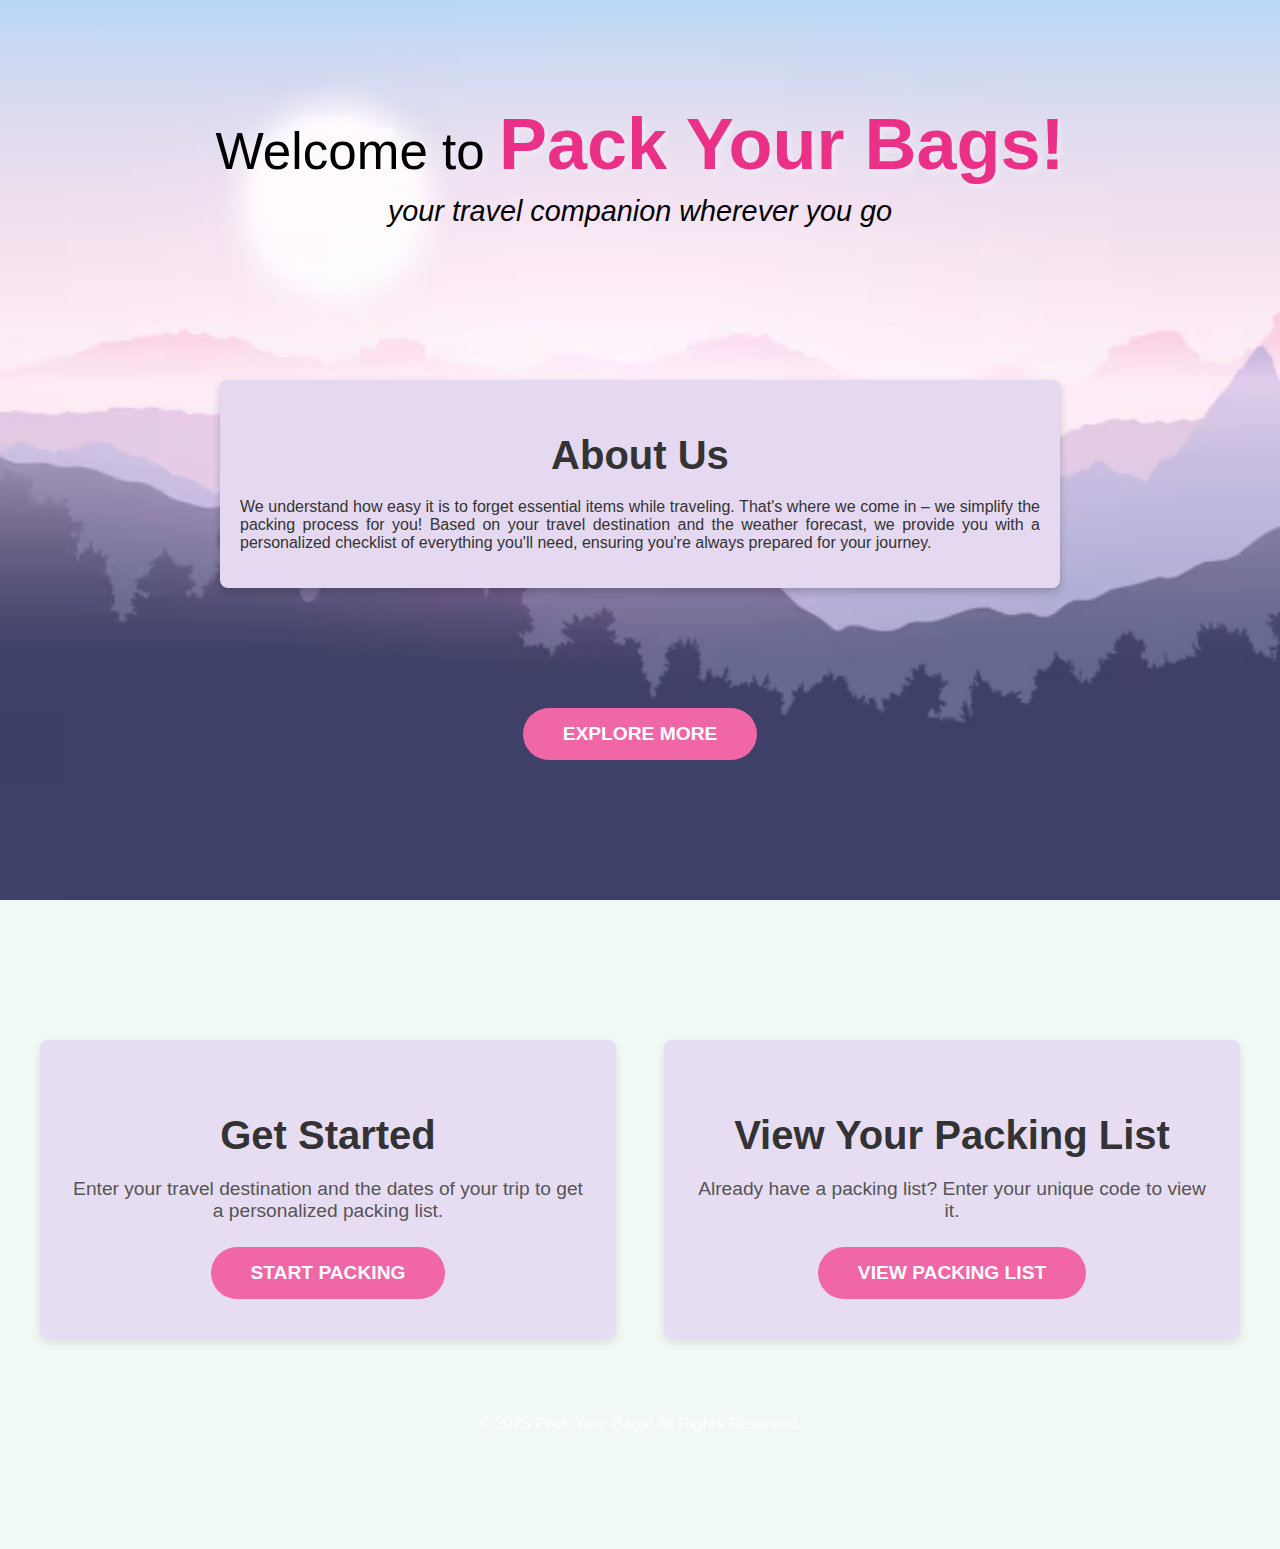
<file: frontend/index.html>
<!DOCTYPE html>
<html>
<head>
    <link rel="stylesheet" href="style.css">
</head>
  <body>
    <!-- <img src="../assets/Frontpage.webp" alt="Travel Packing Assistant" style="width: 100%; height: 100%; object-fit: cover;"> -->
    <div class="header">
        <div>
            <h1>Welcome to <span style="color: #ea3187;">Pack Your Bags!</span></h1>
            <p>your travel companion wherever you go</p>
        </div>
    </div>

    <div class="about-us">
        <center><h2>About Us</h2></center>
        <p>We understand how easy it is to forget essential items while traveling. That's where we come in – we simplify the packing process for you! Based on your travel destination and the weather forecast, we provide you with a personalized checklist of everything you'll need, ensuring you're always prepared for your journey.</p>
    </div>

    <div class="content">
        <a href="login.html" class="explore-button">Explore More</a>

    </div>


    <div class = "main" id="form-section">
        <div class="container">
            <div class="row">
                <div class="column">
                    <h2>Get Started</h2>
                    <p>Enter your travel destination and the dates of your trip to get a personalized packing list.</p>
                    <a href="form.html" class="button">Start Packing</a>
                </div>
                <div class="column">
                    <h2>View Your Packing List</h2>
                    <p>Already have a packing list? Enter your unique code to view it.</p>
                    <a href="view.html" class="button">View Packing List</a>
                </div>
            </div>
        </div>

    <div class="footer">
        <p>© 2025 Pack Your Bags! All Rights Reserved.</p>
    </div>
    <script src="script.js"></script>
  </body>
</html>
</file>
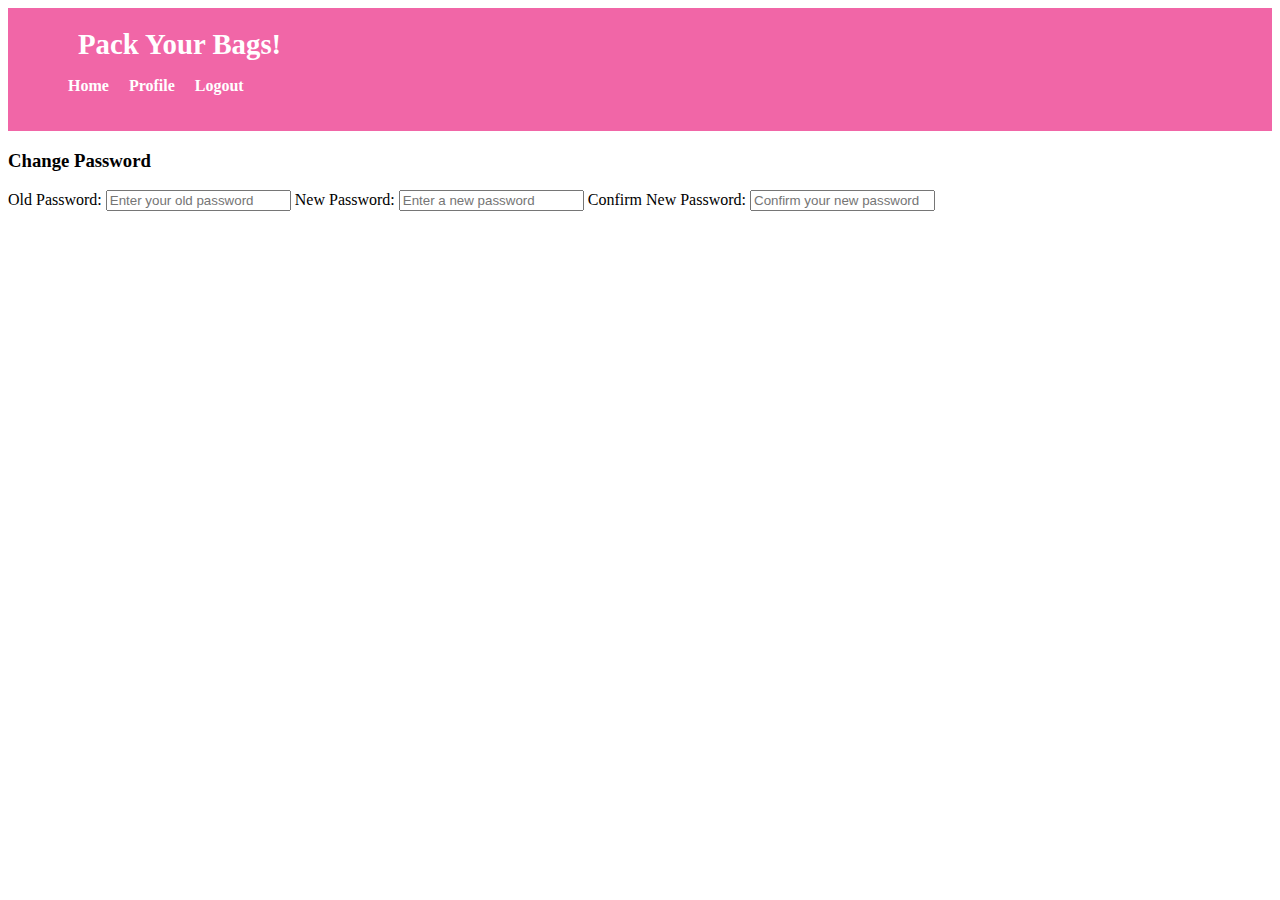
<file: frontend/change_pwd.html>
<!DOCTYPE html>
<html lang="en">
<head>
    <meta charset="UTF-8">
    <meta name="viewport" content="width=device-width, initial-scale=1.0">
    <style>
        .button {
    padding: 10px 20px;
    background-color: #f166a7;
    color: white;
    border: none;
    border-radius: 25px;
    cursor: pointer;
    font-size: 16px;
    text-transform: uppercase;
    transition: background-color 0.3s ease;
}

.button:hover {
    background-color: #e0517b;
}

.navbar {
    background-color: #f166a7;
    color: white;
    padding: 20px;
}

.navbar-container {
    display: flex;
    justify-content: space-between;
    align-items: center;
}

.navbar-logo {
    font-size: 1.8rem;
    color: #fff;
    margin-left:50px;
    font-weight: bold;
    text-decoration: none;
}

.navbar-links {
    list-style-type: none;
    display: flex;
    gap: 20px;
}

.navbar-links li {
    display: inline;
}

.navbar-links a {
    color: white;
    text-decoration: none;
    font-weight: bold;
}

.navbar-links a:hover {
    color: #000;
}

    </style>
</head>
<body>

    <div class="navbar">
        <a href="#" class="navbar-logo">Pack Your Bags!</a>
        <ul class="navbar-links">
            <li><a href="index.html">Home</a></li>
            <li><a href="profile.html">Profile</a></li>
            <li><a href="logout.html">Logout</a></li>
        </ul>
    </div>

    <div class="change-pwd">
        <h3>Change Password</h3>

        <label for="oldPassword">Old Password:</label>
        <input type="password" id="oldPassword" class="input-field" placeholder="Enter your old password" required>

        <label for="newPassword">New Password:</label>
        <input type="password" id="newPassword" class="input-field" placeholder="Enter a new password" required>

        <label for="confirmPassword">Confirm New Password:</label>
        <input type="password" id="confirmPassword" class="input-field" placeholder="Confirm your new password" required>

        <!-- Password Match Error -->
        <p id="passwordError" class="error-message" style="display: none;">Passwords do not match!</p>
    </div>
</body>
</html>
</file>
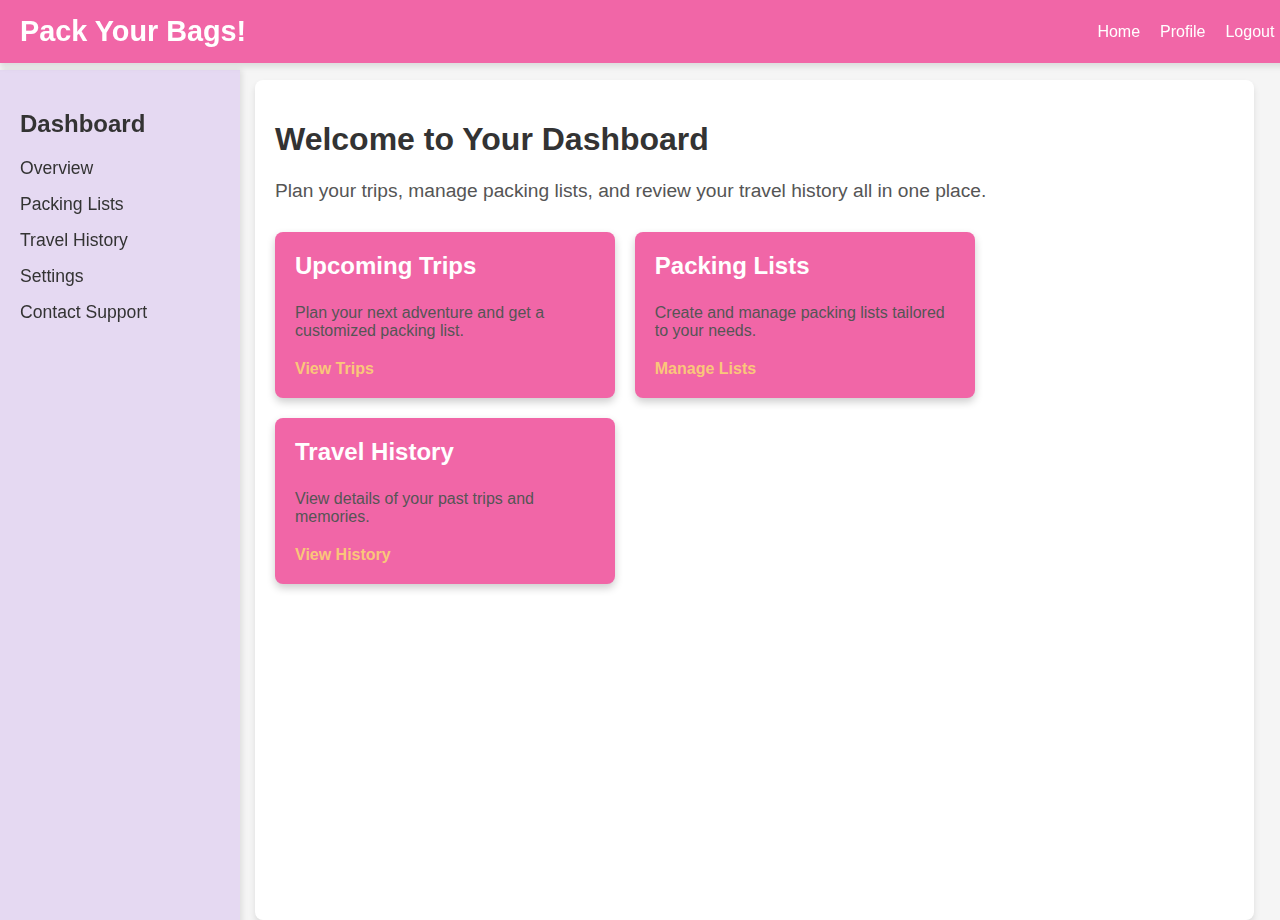
<file: frontend/dashboard.html>
<!DOCTYPE html>
<html lang="en">
<head>
    <meta charset="UTF-8">
    <meta name="viewport" content="width=device-width, initial-scale=1.0">
    <title>Dashboard</title>
    <link rel="stylesheet" href="dashboardcss.css">
</head>
<body>

    <!-- Navbar -->
    <div class="navbar">
        <a href="#" class="navbar-logo">Pack Your Bags!</a>
        <ul class="navbar-links">
            <li><a href="index.html">Home</a></li>
            <li><a href="profile.html">Profile</a></li>
            <li><a href="logout.html">Logout</a></li>
        </ul>
    </div>

    <!-- Sidebar -->
    <div class="sidebar">
        <h2>Dashboard</h2>
        <ul>
            <li><a href="#">Overview</a></li>
            <li><a href="#">Packing Lists</a></li>
            <li><a href="#">Travel History</a></li>
            <li><a href="#">Settings</a></li>
            <li><a href="contact.html">Contact Support</a></li>
        </ul>
    </div>

    <!-- Main Content -->
    <div class="main-content">
        <h1>Welcome to Your Dashboard</h1>
        <p>Plan your trips, manage packing lists, and review your travel history all in one place.</p>

        <div class="card-container">
            <div class="card">
                <h3>Upcoming Trips</h3>
                <p>Plan your next adventure and get a customized packing list.</p>
                <a href="#">View Trips</a>
            </div>

            <div class="card">
                <h3>Packing Lists</h3>
                <p>Create and manage packing lists tailored to your needs.</p>
                <a href="#">Manage Lists</a>
            </div>

            <div class="card">
                <h3>Travel History</h3>
                <p>View details of your past trips and memories.</p>
                <a href="#">View History</a>
            </div>
        </div>
    </div>

</body>
</html>
</file>
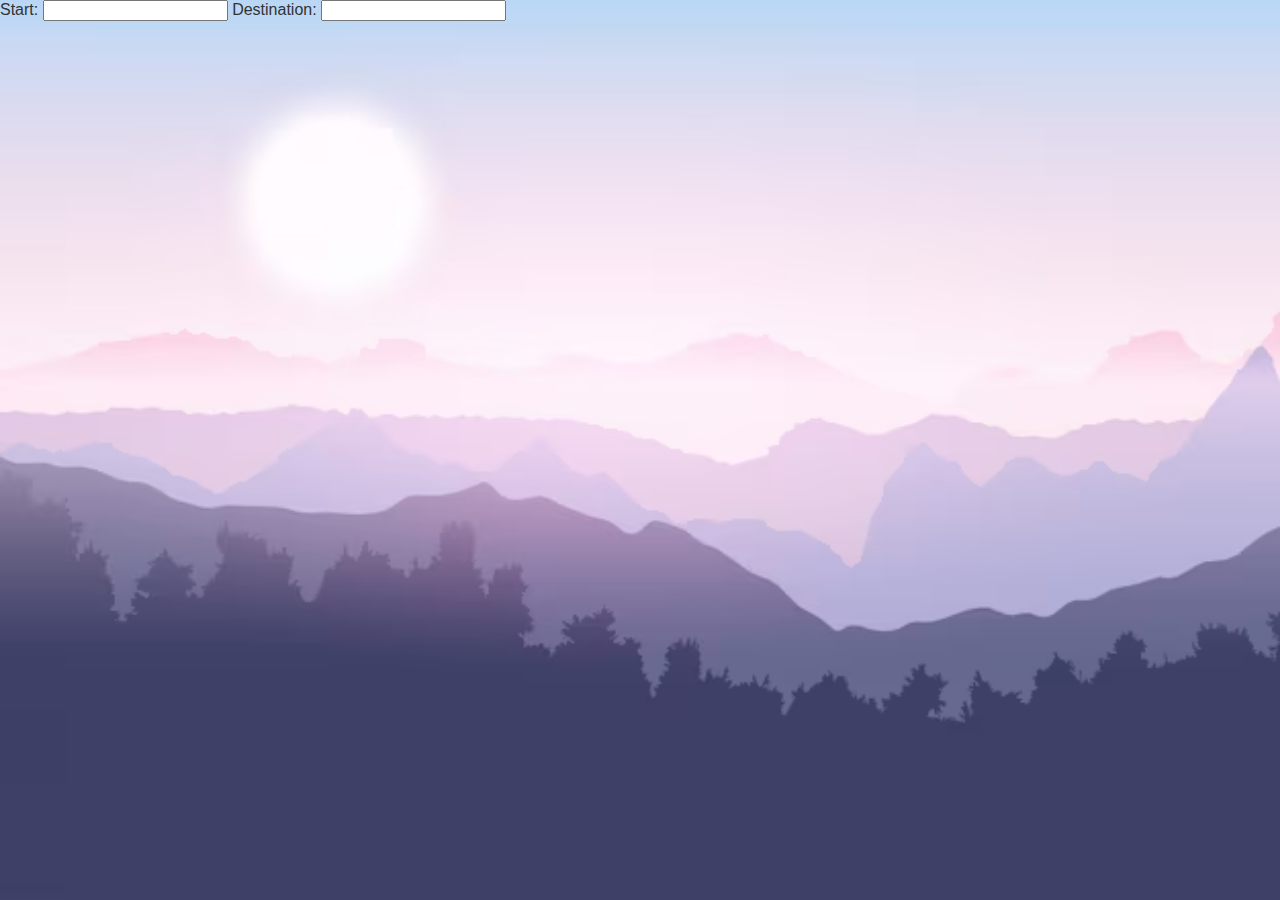
<file: frontend/form.html>
<!DOCTYPE html>
<html>
    <head>
        <link rel="stylesheet" href="style.css">
    </head>
    <body>
        <form>
            <label for="start">Start:</label>
            <input type="text" id="start" name="start">
            <label for="destination">Destination:</label>
            <input type="text" id="destination" name="destination">
        </form>
</html>
</file>
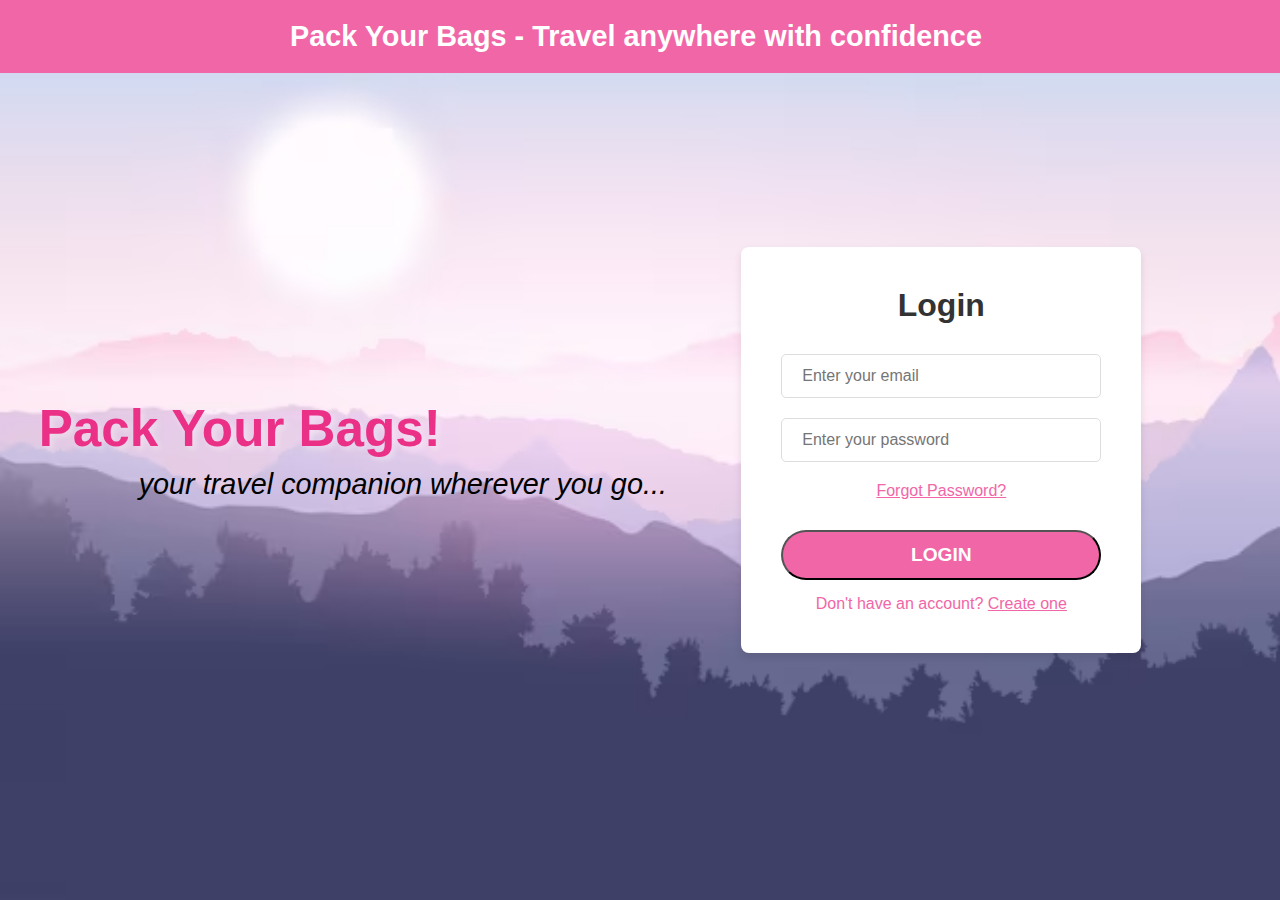
<file: frontend/login.html>
<!DOCTYPE html>
<html lang="en">
<head>
    <meta charset="UTF-8">
    <meta name="viewport" content="width=device-width, initial-scale=1.0">
    <title>Login/Register</title>
    <link rel="stylesheet" href="logincss.css">
</head>
<body>


    <div class="header">
        <div>
            <h1> <span style="color: #ea3187;">Pack Your Bags!</span></h1>
            <p>your travel companion wherever you go...</p>
        </div>
    </div>

    <div class="navbar">
        <div class="navbar-container">
            <center> <a href="index.html" class="navbar-logo">Pack Your Bags - Travel anywhere with confidence</a></center>
        </div>
    </div>
    
    <div class="login-container">
        <!-- Login Section -->
        <div class="form-section" id="login-section">
            <h2>Login</h2>
            <form action="dashboard.html" method="POST">
                <input type="email" class="input-field" placeholder="Enter your email" required>
                <input type="password" class="input-field" placeholder="Enter your password" required>
                <center><a href="forgot-password.html" class="forgot-password">Forgot Password?</a></center>
                <button type="submit" class="button">Login</button>
            </form>
            <p class="switch-form" onclick="toggleForm('register')">Don't have an account? <span>Create one</span></p>
        </div>

        <!-- Register Section -->
        <div class="form-section" id="register-section" style="display: none;">
            <h2>Register</h2>
            <form action="dashboard.html" method="POST">
                <input type="text" class="input-field" placeholder="Enter your name" required>
                <input type="email" class="input-field" placeholder="Enter your email" required>
                <input type="password" class="input-field" placeholder="Create a password" required>
                <input type="password" class="input-field" placeholder="Confirm your password" required>
                <button type="submit" class="button">Register</button>
            </form>
            <p class="switch-form" onclick="toggleForm('login')">Already have an account? <span>Login</span></p>
        </div>
    </div>

    <script src="script.js"></script>

</body>
</html>
</file>
<file: frontend/style.css>
body {
    margin: 0;
    padding: 0;
    font-family: 'Open Sans', sans-serif;
    background-color: #f1f9f7;
    background-image: url('../assets/background.jpeg');
    background-size: cover;
    background-position: center;
    background-attachment: fixed;
    color: #333;
    overflow-x: hidden;
}


.header {
    position: relative;
    height: 40vh; /* Reduced height to reduce space */
    display: flex;
    justify-content: center;
    align-items: center;
    text-align: center;
    animation: zoomIn 1.5s ease-out;
}

@keyframes zoomIn {
    0% {
        transform: scale(1);
    }
    50% {
        transform: scale(1.2);
    }
    100% {
        transform: scale(1);
    }
}

.header h1 {
    font-family: 'Roboto', sans-serif;
    font-size: 3.2rem;
    color: #000; 
    margin: 0;
    text-shadow: 3px 3px 6px rgba(255, 255, 255, 0.4);
    font-weight: 300;
}
.header h1 span {
    animation: bulgeEffect 1.5s ease-out;
    font-weight: 700;
    font-size: 4.5rem;
}

@keyframes bulgeEffect {
    0% {
        transform: scale(1);
    }
    50% {
        transform: scale(1.2);
    }
    100% {
        transform: scale(1);
    }
}

.header p {
    font-family: 'Roboto', sans-serif;
    font-size: 1.8rem;
    color: #000; /* Light Sea Green */
    margin-top: 10px;
    font-style: italic;
    font-weight: 400;
}

.about-us {
    background-color: #E5D9F2;
    padding: 20px 20px; /* Reduced padding */
    margin-top: 20px; /* Reduced space between sections */
    max-width: 800px;
    margin-left: auto;
    margin-right: auto;
    border-radius: 8px;
    box-shadow: 0 4px 8px rgba(0, 0, 0, 0.2);
    text-align: justify;
}

.about-us h2 {
    font-family: 'Roboto', sans-serif;
    font-size: 2.5rem;
    color: #333;
    margin-bottom: 20px; /* Reduced bottom margin */
}

.content {
    padding: 50px;
    text-align: center;
}

.explore-button {
    display: inline-block;
    padding: 15px 40px;
    margin-top: 70px;
    background-color: #f166a7;
    color: #fff;
    font-size: 1.2rem;
    font-weight: bold;
    text-transform: uppercase;
    border-radius: 50px;
    text-decoration: none;
    transition: background-color 0.3s ease;
}

.explore-button:hover {
    background-color: #7c2d52;
}

/* Navbar initially hidden */
/* Improved sticky navbar behavior */
.navbar {
    position: fixed;
    top: 0;
    left: 0;
    width: 100%;
    background-color: #f166a7;
    color: #fff;
    padding: 20px;
    text-align: center;
    transition: opacity 0.3s ease, transform 0.3s ease;
    z-index: 100;
    opacity: 0; /* Initially hidden */
    pointer-events: none; /* Prevent interaction when hidden */
}
    
.navbar.show {
    opacity: 1; /* Make navbar visible */
    pointer-events: all; /* Allow interaction */
}
    
.navbar.hide {
    transform: translateY(-100%); /* Slide up when hidden */
}


.navbar h1 {
    font-family: 'Roboto', sans-serif;
    font-size: 2.5rem;
    margin: 0;
    text-shadow: 2px 2px 4px rgba(0, 0, 0, 0.3);
}

.navbar p {
    font-family: 'Roboto', sans-serif;
    font-size: 1.2rem;
    margin: 0;
    font-style: italic;
}


.main {
    padding: 80px 20px; 
    margin-block-start: 150px;
    text-align: center;
}

.container {
    max-width: 1200px;
    margin-block-start: 5px;
    margin: 0 auto;
}

.row {
    display: flex;
    justify-content: space-between;
    flex-wrap: wrap;
}

.column {
    flex: 0 0 43%;
    margin-bottom: 40px;
    background-color: rgba(229, 217, 242, 0.9);
    border-radius: 8px;
    box-shadow: 0 4px 8px rgba(0, 0, 0, 0.1);
    gap:40px;
    padding: 40px 30px;
    transition: transform 0.3s ease;
}

.column:hover {
    transform: translateY(-10px);
}

.column h2 {
    font-family: 'Roboto', sans-serif;
    font-size: 2.5rem;
    color: #333;
    margin-bottom: 15px;
}

.column p {
    font-family: 'Open Sans', sans-serif;
    font-size: 1.2rem;
    color: #555;
    margin-bottom: 25px;
}

.button {
    display: inline-block;
    padding: 15px 40px;
    background-color: #f166a7;
    color: #fff;
    font-size: 1.2rem;
    font-weight: bold;
    text-transform: uppercase;
    border-radius: 50px;
    text-decoration: none;
    transition: background-color 0.3s ease, transform 0.3s ease;
}

.button:hover {
    background-color: #7c2d52;
    transform: scale(1.05);
}

/* Responsive Design */
@media (max-width: 768px) {
    .column {
        flex: 0 0 100%;
        margin-bottom: 20px;
    }

    .button {
        padding: 12px 35px;
        font-size: 1.1rem;
    }
}

.footer{
    color: #fff;
    padding: 20px 0;
    text-align: center;
}
</file>
<file: frontend/dashboardcss.css>
/* General Styles */
body {
    width:98%;
    margin: 0;
    font-family: 'Open Sans', sans-serif;
    display: flex;
    background-color: #f5f5f5;
}

/* Navbar */
.navbar {
    width: 98%;
    background-color: #f166a7;
    color: #fff;
    padding: 15px 20px;
    display: flex;
    justify-content: space-between;
    align-items: center;
    position: fixed;
    top: 0;
    left: 0;
    z-index: 1000;
    box-shadow: 0 4px 6px rgba(0, 0, 0, 0.1);
}

.navbar-logo {
    font-size: 1.8rem;
    font-weight: bold;
    text-decoration: none;
    color: #fff;
}

.navbar-links {
    list-style: none;
    display: flex;
    margin: 0;
    padding: 0;
}

.navbar-links li {
    margin-left: 20px;
}

.navbar-links a {
    text-decoration: none;
    color: #fff;
    font-size: 1rem;
    transition: color 0.3s;
}

.navbar-links a:hover {
    color: #FAC67A;
}

/* Sidebar */
.sidebar {
    width: 200px;
    background-color: #E5D9F2;
    padding: 20px;
    height: 100vh;
    position: fixed;
    top: 70px; /* Adjust for navbar height */
    left: 0;
    box-shadow: 2px 0 6px rgba(0, 0, 0, 0.1);
}

.sidebar h2 {
    font-size: 1.5rem;
    margin-bottom: 20px;
    color: #333;
}

.sidebar ul {
    list-style: none;
    padding: 0;
}

.sidebar ul li {
    margin: 15px 0;
}

.sidebar ul a {
    text-decoration: none;
    color: #333;
    font-size: 1.1rem;
    transition: color 0.3s;
}

.sidebar ul a:hover {
    color: #7c2d52;
}

/* Main Content */
.main-content {
    margin-left: 270px; /* Adjust for sidebar width */
    padding: 20px;
    margin-inline-start: 255px;
    margin-top: 80px; /* Adjust for navbar height */
    background-color: #fff;
    box-shadow: 0 4px 6px rgba(0, 0, 0, 0.1);
    border-radius: 8px;
    min-height: calc(100vh - 100px); /* Ensure content takes full height */
}

.main-content h1 {
    font-size: 2rem;
    color: #333;
}

.main-content p {
    font-size: 1.2rem;
    color: #555;
    margin: 10px 0;
}

/* Cards */
.card-container {
    display: flex;
    gap: 20px;
    margin-top: 30px;
    flex-wrap: wrap;
}

.card {
    background-color: #f166a7;
    color: #fff;
    padding: 20px;
    border-radius: 8px;
    width: calc(33.333% - 20px); /* 3 cards per row with spacing */
    box-shadow: 0 4px 8px rgba(0, 0, 0, 0.2);
    transition: transform 0.3s ease, box-shadow 0.3s ease;
}

.card:hover {
    transform: translateY(-5px);
    box-shadow: 0 8px 16px rgba(0, 0, 0, 0.2);
}

.card h3 {
    margin-top: 0;
    font-size: 1.5rem;
}

.card p {
    font-size: 1rem;
    margin: 10px 0 20px;
}

.card a {
    text-decoration: none;
    color: #FAC67A;
    font-weight: bold;
}

.card a:hover {
    color: #fff;
    text-decoration: underline;
}

/* Responsive Design */
@media (max-width: 768px) {
    .card {
        width: calc(100% - 20px);
    }

    .main-content {
        margin-left: 20px;
        margin-right: 20px;
    }

    .sidebar {
        display: none;
    }
}
</file>
<file: frontend/logincss.css>
/* Basic reset */
* {
    margin: 0;
    padding: 0;
    box-sizing: border-box;
}

body {
    font-family: 'Open Sans', sans-serif;
    background-color: #f1f9f7;
    color: #333;
    display: flex;
    justify-content: center;
    align-items: center;
    height: 100vh;
    padding: 20px;
    background-color: #f1f9f7;
    background-image: url('../assets/background.jpeg');
    background-size: cover;
    background-position: center;
    background-attachment: fixed;
    color: #333;
    overflow-x: hidden;
}

.navbar {
    background-color: #f166a7; /* Original navbar background color */
    padding: 20px;
    position: fixed;
    top: 0;
    width: 100%;
    z-index: 100;
}

.navbar-container {
    display: flex;
    justify-content: space-between;
    align-items: center;
    max-width: 1200px;
    margin: 0 auto;
}

.navbar-logo {
    font-size: 1.8rem;
    color: #fff;
    text-align: center;
    margin-left:250px;
    font-weight: bold;
    text-decoration: none;
}

.navbar-links {
    list-style: none;
    display: flex;
    gap: 20px;
}

.navbar-links li a {
    color: #fff;
    text-decoration: none;
    font-size: 1.1rem;
}

.navbar-links li a:hover {
    text-decoration: underline;
}

/* Dropdown Menu */
.dropdown {
    position: relative;
    display: inline-block;
}

.dropdown-content {
    display: none;
    position: absolute;
    background-color: #7c2d52; /* Contrasting background color */
    min-width: 160px;
    z-index: 1;
    border-radius: 8px; /* Rounded corners for a softer look */
    box-shadow: 0 8px 16px rgba(0, 0, 0, 0.2); /* Adding shadow for depth */
}

.dropdown:hover .dropdown-content {
    display: block;
}

.dropdown-content li {
    list-style: none;
    padding: 12px 16px;
    text-align: left; /* Align text to the left */
}

.dropdown-content li a {
    color: white;
    text-decoration: none;
    font-size: 1rem;
    transition: background-color 0.3s ease, transform 0.3s ease; /* Smooth transition on hover */
}

.dropdown-content li a:hover {
    background-color: #f166a7; /* Change background color on hover */
    transform: scale(1.05); /* Slight scale effect on hover for interactivity */
}


.header h1{
    font-family: 'Roboto', sans-serif;
    font-size: 3.2rem;
    color: #ea3187;
    margin-inline-start: -100px;
    text-shadow: 3px 3px 6px rgba(255, 255, 255, 0.4);
    font-weight: 700;
}

.header p {
    font-family: 'Roboto', sans-serif;
    font-size: 1.8rem;
    color: #000; /* Light Sea Green */
    margin-top: 10px;
    font-style: italic;
    font-weight: 400;
}

/* Container for the form */
.login-container {
    width: 100%;
    max-width: 400px;
    background-color: #fff;
    margin-inline-start: 6%;
    padding: 40px;
    border-radius: 8px;
    box-shadow: 0 4px 8px rgba(0, 0, 0, 0.1);
}

/* Form Title */
.login-container h2 {
    text-align: center;
    margin-bottom: 30px;
    font-size: 2rem;
    color: #333;
}

/* Input Fields */
.input-field {
    width: 100%;
    padding: 12px 20px;
    margin-bottom: 20px;
    border: 1px solid #ddd;
    border-radius: 5px;
    font-size: 1rem;
}

/* Buttons */
.button {
    display: inline-block;
    width: 100%;
    margin-block-start: 30px;
    padding: 12px 20px;
    font-size: 1.2rem;
    font-weight: bold;
    text-transform: uppercase;
    text-align: center;
    background-color: #f166a7;
    color: white;
    border-radius: 50px;
    text-decoration: none;
    transition: background-color 0.3s ease;
}

.button:hover {
    background-color: #7c2d52;
}

.button:active {
    transform: scale(0.98);
}

/* Switch form text */
.switch-form {
    text-align: center;
    font-size: 1rem;
    margin-top: 15px;
    color: #f166a7;
    cursor: pointer;
}

.forgot-password{
    text-align: center;
    font-size: 1rem;
    margin-top: 15px;
    color: #f166a7;
}

.switch-form span {
    text-decoration: underline;
}

.switch-form:hover {
    color: #7c2d52;
}

/* Hide the register form initially */
#register-section {
    display: none;
}
</file>
